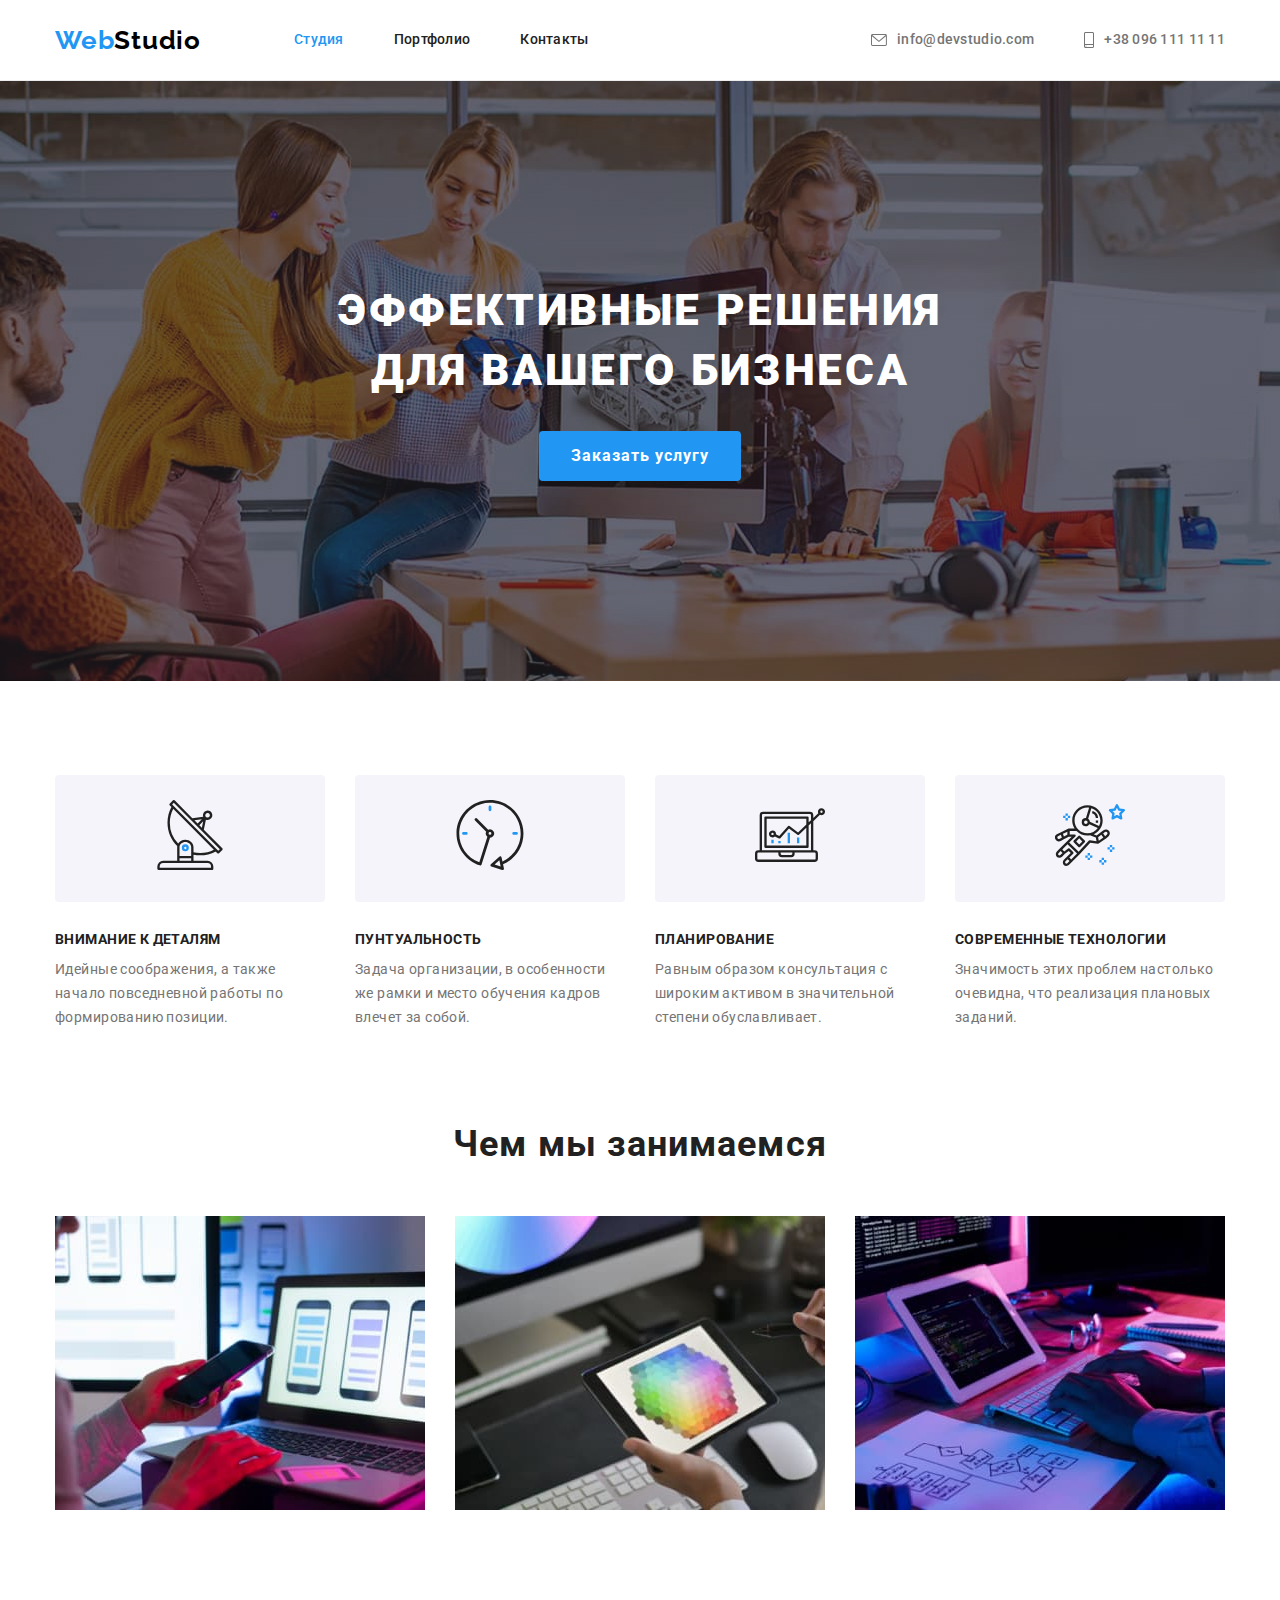
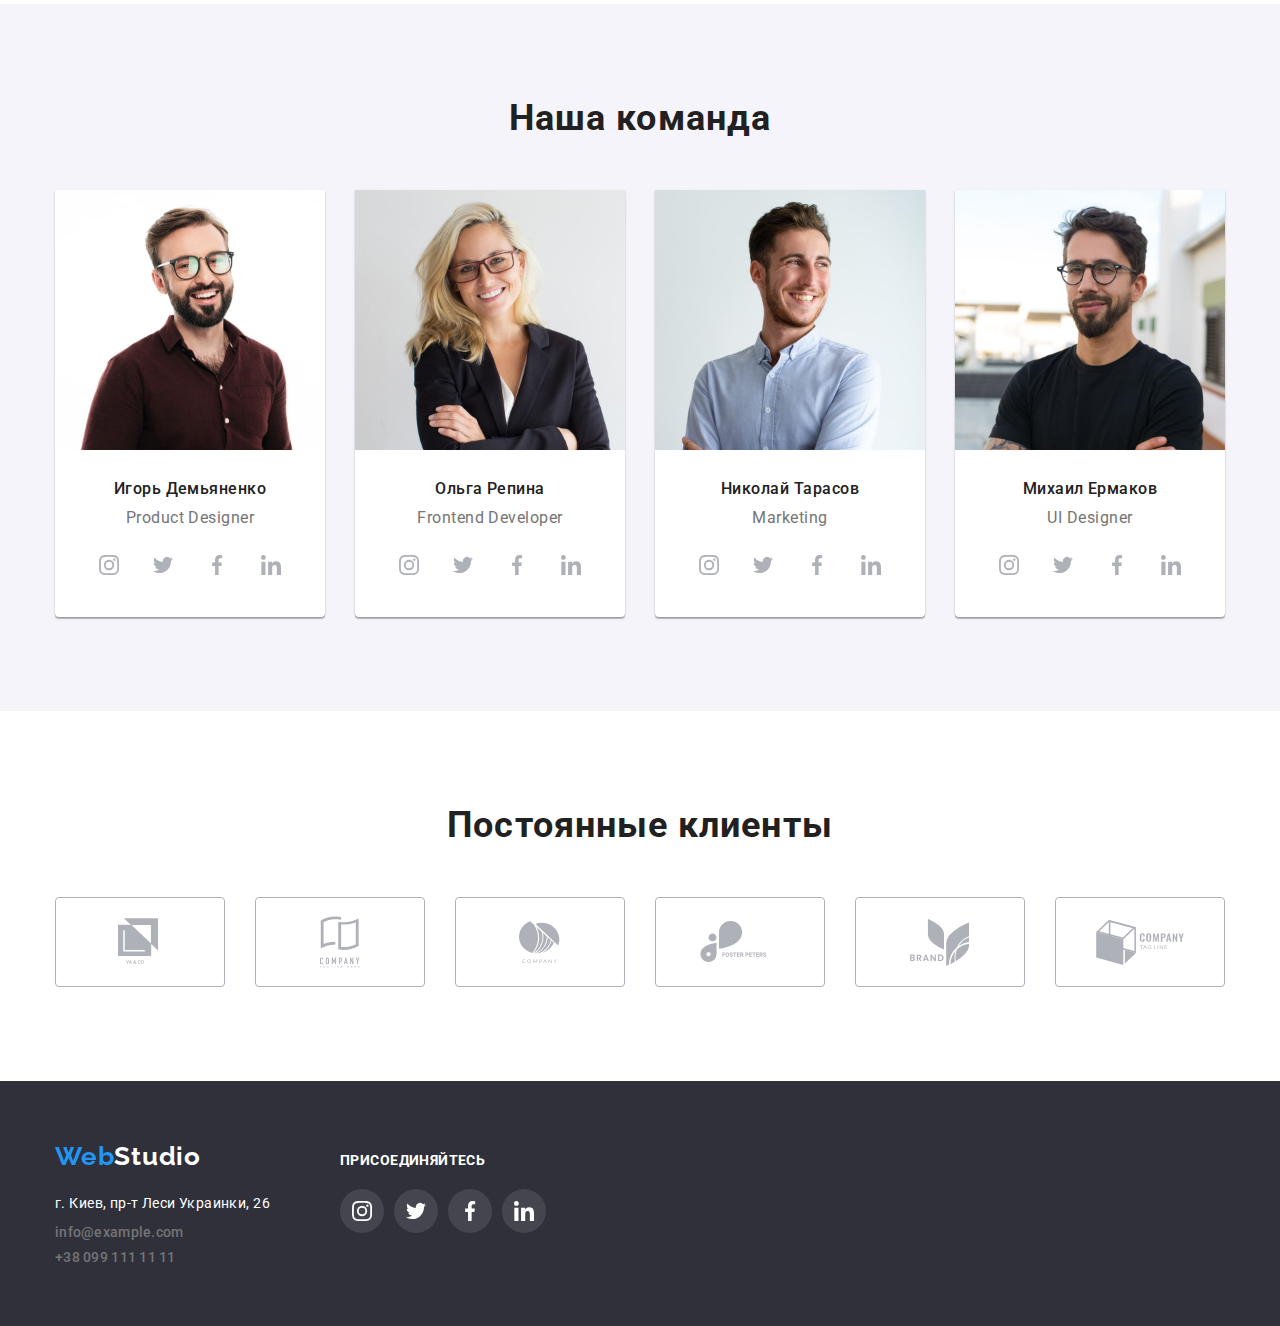
<file: index.html>
<!DOCTYPE html>
<html lang="ru">
<head>
    <meta charset="UTF-8">
    <meta name="viewport" content="width=device-width, initial-scale=1.0">
    <title>WebStudio</title>
    <link rel="preconnect" href="https://fonts.gstatic.com">
    <link rel="stylesheet" href="https://cdnjs.cloudflare.com/ajax/libs/modern-normalize/1.0.0/modern-normalize.min.css">
    <link rel="stylesheet" href="./css/normalize.css">
    <link href="https://fonts.googleapis.com/css2?family=Raleway:wght@700&family=Roboto:wght@400;500;700;900&display=swap" rel="stylesheet">
    <link rel="stylesheet" href="./css/style.css">
</head>
<body>
    <header>
        <div class="attic container">
            <nav class="main-nav">
                <div class="logo">
                    <a href="./index.html" class="logo">
                        <span class="logo-left">Web</span><span class="logo-right-up">Studio</span>
                    </a>
                </div>
                <ul class="site-nav list">
                    <li class="item">
                        <a href="./index.html" class="link current">Студия</a>
                    </li>
                    <li class="item">
                        <a href="./portfolio.html" class="link">Портфолио</a>
                    </li>
                    <li class="item">
                        <a href="#" class="link">Контакты</a>
                    </li>
                </ul>
            </nav>
            <address class="contacts">
                <a href="mailto:info@devstudio.com" class="link">
                    <svg class="icon" width="16" height="12">
                        <use href="./images/sprite.svg#envelope"></use>
                    </svg>
                    info@devstudio.com
                </a>
                <a href="tel:+380961111111" class="link">
                    <svg class="icon" width="10" height="16">
                        <use href="./images/sprite.svg#smartphone"></use>
                    </svg>
                    +38 096 111 11 11</a>
            </address>
        </div>
    </header>
    <main>
        <section class="hero">
            <div class="hero-content ">
                <h1 class="hero-title">Эффективные решения<br> для вашего бизнеса</h1>
                <a href="#" class="button">Заказать услугу</a>
            </div>
        </section>
        <section class="preferences">
            <h2 class="visually-hidden">Преимущества</h2>
            <div class="container">
                <ul class="preferences-list list">
                    <li class="list-item">
                        <div class="preferences-icon">
                            <svg class="icon" width="70" height="70">
                                <use href="./images/sprite.svg#antenna"></use>
                            </svg>
                        </div>
                        <h3 class="preferences-title">внимание к деталям</h3>
                        <p>Идейные соображения, а также начало повседневной работы по формированию позиции.</p>
                    </li>
                    <li class="list-item">
                        <div class="preferences-icon">
                            <svg class="icon" width="70" height="70">
                                <use href="./images/sprite.svg#clock"></use>
                            </svg>
                        </div>
                        <h3 class="preferences-title">пунтуальность</h3>
                        <p>Задача организации, в особенности же рамки и место обучения кадров влечет за собой.</p>
                    </li>
                    <li class="list-item">
                        <div class="preferences-icon">
                            <svg class="icon" width="70" height="70">
                                <use href="./images/sprite.svg#diagram"></use>
                            </svg>
                        </div>
                        <h3 class="preferences-title">планирование</h3>
                        <p>Равным образом консультация с широким активом в значительной степени обуславливает.</p>
                    </li>
                    <li class="list-item">
                        <div class="preferences-icon">
                            <svg class="icon" width="70" height="70">
                                <use href="./images/sprite.svg#astronaut"></use>
                            </svg>
                        </div>
                        <h3 class="preferences-title">современные технологии</h3>
                        <p>Значимость этих проблем настолько очевидна, что реализация плановых заданий.</p>
                    </li>
                </ul>
            </div>
        </section>
        <section class="presentation">
            <div class="container">
                <h2 class="title-h2">Чем мы занимаемся</h2>
                <ul class="examples list">
                    <li class="examples-item"><img class="card-img" src="./images/Адапптируем.jpg" width="370" alt="Адаптируем"></li>
                    <li class="examples-item"><img class="card-img" src="./images/Дизайн.jpg" width="370" alt="Дизайн"></li>
                    <li class="examples-item"><img class="card-img" src="./images/Программируем.jpg" width="370" alt="Программируем"></li>
                </ul>
            </div>
        </section>
        <section class="team">
            <h2 class="title-h2">Наша команда</h2>
            <div class="container">
                <ul class="team-list list">
                    <li class="member">
                        <img class="card-img" src="./images/Игорь.jpg" width="270" alt="Игорь Демьяненко">
                        <div class="member-info">
                            <h3>Игорь Демьяненко</h3>
                            <p class="profession">Product Designer</p>
                        </div>
                        <ul class="socials list">
                            <li class="socials-item">
                                <a class="socials-link" href="#">
                                    <svg class="icon" width="20" height="20">
                                        <use href="./images/sprite.svg#instagram"></use>
                                    </svg>
                                </a>
                            </li>
                            <li class="socials-item">
                                <a class="socials-link" href="#">
                                    <svg class="icon" width="20" height="20">
                                        <use href="./images/sprite.svg#twitter"></use>
                                    </svg>
                                </a>
                            </li>
                            <li class="socials-item">
                                <a class="socials-link" href="#">
                                    <svg class="icon" width="20" height="20">
                                        <use href="./images/sprite.svg#facebook"></use>
                                    </svg>
                                </a>
                            </li>
                            <li class="socials-item">
                                <a class="socials-link" href="#">
                                    <svg class="icon" width="20" height="20">
                                        <use href="./images/sprite.svg#linkedin"></use>
                                    </svg>
                                </a>
                            </li>
                        </ul>
                    </li>
                    <li class="member">
                        <img class="card-img" src="./images/Ольга.jpg" width="270" alt="Ольга Репина">
                        <div class="member-info">
                            <h3>Ольга Репина</h3>
                            <p class="profession">Frontend Developer</p>
                        </div>
                        <ul class="socials list">
                            <li class="socials-item">
                                <a class="socials-link" href="#">
                                    <svg class="icon" width="20" height="20">
                                        <use href="./images/sprite.svg#instagram"></use>
                                    </svg>
                                </a>
                            </li>
                            <li class="socials-item">
                                <a class="socials-link" href="#">
                                    <svg class="icon" width="20" height="20">
                                        <use href="./images/sprite.svg#twitter"></use>
                                    </svg>
                                </a>
                            </li>
                            <li class="socials-item">
                                <a class="socials-link" href="#">
                                    <svg class="icon" width="20" height="20">
                                        <use href="./images/sprite.svg#facebook"></use>
                                    </svg>
                                </a>
                            </li>
                            <li class="socials-item">
                                <a class="socials-link" href="#">
                                    <svg class="icon" width="20" height="20">
                                        <use href="./images/sprite.svg#linkedin"></use>
                                    </svg>
                                </a>
                            </li>
                        </ul>
                    </li>
                    <li class="member">
                        <img class="card-img" src="./images/Николай.jpg" width="270" alt="Николай Тарасов">
                        <div class="member-info">
                            <h3>Николай Тарасов</h3>
                            <p class="profession">Marketing</p>
                        </div>
                        <ul class="socials list">
                            <li class="socials-item">
                                <a class="socials-link" href="#">
                                    <svg class="icon" width="20" height="20">
                                        <use href="./images/sprite.svg#instagram"></use>
                                    </svg>
                                </a>
                            </li>
                            <li class="socials-item">
                                <a class="socials-link" href="#">
                                    <svg class="icon" width="20" height="20">
                                        <use href="./images/sprite.svg#twitter"></use>
                                    </svg>
                                </a>
                            </li>
                            <li class="socials-item">
                                <a class="socials-link" href="#">
                                    <svg class="icon" width="20" height="20">
                                        <use href="./images/sprite.svg#facebook"></use>
                                    </svg>
                                </a>
                            </li>
                            <li class="socials-item">
                                <a class="socials-link" href="#">
                                    <svg class="icon" width="20" height="20">
                                        <use href="./images/sprite.svg#linkedin"></use>
                                    </svg>
                                </a>
                            </li>
                        </ul>
                    </li>
                    <li class="member">
                        <img class="card-img" src="./images/Михаил.jpg" width="270" alt="Михаил Ермаков">
                        <div class="member-info">
                            <h3>Михаил Ермаков</h3>
                            <p class="profession">UI Designer</p>
                        </div>
                        <ul class="socials list">
                            <li class="socials-item">
                                <a class="socials-link" href="#">
                                    <svg class="icon" width="20" height="20">
                                        <use href="./images/sprite.svg#instagram"></use>
                                    </svg>
                                </a>
                            </li>
                            <li class="socials-item">
                                <a class="socials-link" href="#">
                                    <svg class="icon" width="20" height="20">
                                        <use href="./images/sprite.svg#twitter"></use>
                                    </svg>
                                </a>
                            </li>
                            <li class="socials-item">
                                <a class="socials-link" href="#">
                                    <svg class="icon" width="20" height="20">
                                        <use href="./images/sprite.svg#facebook"></use>
                                    </svg>
                                </a>
                            </li>
                            <li class="socials-item">
                                <a class="socials-link" href="#">
                                    <svg class="icon" width="20" height="20">
                                        <use href="./images/sprite.svg#linkedin"></use>
                                    </svg>
                                </a>
                            </li>
                        </ul>
                    </li>
                </ul>
            </div>
        </section>
        <section class="regular-clients">
            <div class="container">
                <h2 class="title-h2">Постоянные клиенты</h2>
                <ul class="clients list">
                    <li class="client">
                        <a href="#" class="client-link">
                            <svg class="icon" width="44.27" height="49.23">
                                <use href="./images/sprite.svg#logo-1"></use>
                            </svg>
                        </a>
                    </li>
                    <li class="client">
                        <a href="#" class="client-link">
                            <svg class="icon" width="40" height="52">
                                <use href="./images/sprite.svg#logo-2"></use>
                            </svg>
                        </a>
                    </li>
                    <li class="client">
                        <a href="#" class="client-link">
                            <svg class="icon" width="41" height="42.6">
                                <use href="./images/sprite.svg#logo-3"></use>
                            </svg>
                        </a>
                    </li>
                    <li class="client">
                        <a href="#" class="client-link">
                            <svg class="icon" width="79.66" height="42.02">
                                <use href="./images/sprite.svg#logo-4"></use>
                            </svg>
                        </a>
                    </li>
                    <li class="client">
                        <a href="#" class="client-link">
                            <svg class="icon" width="59" height="47">
                                <use href="./images/sprite.svg#logo-5"></use>
                            </svg>
                        </a>
                    </li>
                    <li class="client">
                        <a href="#" class="client-link">
                            <svg class="icon" width="88.48" height="45.44">
                                <use href="./images/sprite.svg#logo-6"></use>
                            </svg>
                        </a>
                    </li>
                </ul>
            </div>
        </section>
    </main>
    <footer class="basement">
        <div class="bottom container">
            <div class="company-info">
                <a href="./index.html" class="logo">
                    <span class="logo-left">Web</span><span class="logo-right-down">Studio</span>
                </a>
                <address class="contacts-bottom">
                    <a href="#" class="address">г. Киев, пр-т Леси Украинки, 26</a>
                    <a href="mailto:info@example.com" class="link">info@example.com</a>
                    <a href="tel:+380991111111" class="link">+38 099 111 11 11</a>
                </address>
            </div>
            <div class="join">
                <h3 class="join-title">присоединяйтесь</h3>
                <ul class="socials list">
                    <li class="socials-item">
                        <a class="socials-link" href="#">
                            <svg class="icon" width="20" height="20">
                                <use href="./images/sprite.svg#instagram"></use>
                            </svg>
                        </a>
                    </li>
                    <li class="socials-item">
                        <a class="socials-link" href="#">
                            <svg class="icon" width="20" height="20">
                                <use href="./images/sprite.svg#twitter"></use>
                            </svg>
                        </a>
                    </li>
                    <li class="socials-item">
                        <a class="socials-link" href="#">
                            <svg class="icon" width="20" height="20">
                                <use href="./images/sprite.svg#facebook"></use>
                            </svg>
                        </a>
                    </li>
                    <li class="socials-item">
                        <a class="socials-link" href="#">
                            <svg class="icon" width="20" height="20">
                                <use href="./images/sprite.svg#linkedin"></use>
                            </svg>
                        </a>
                    </li>
                </ul>
            </div>
        </div>
    </footer>
</body>
</html>
</file>
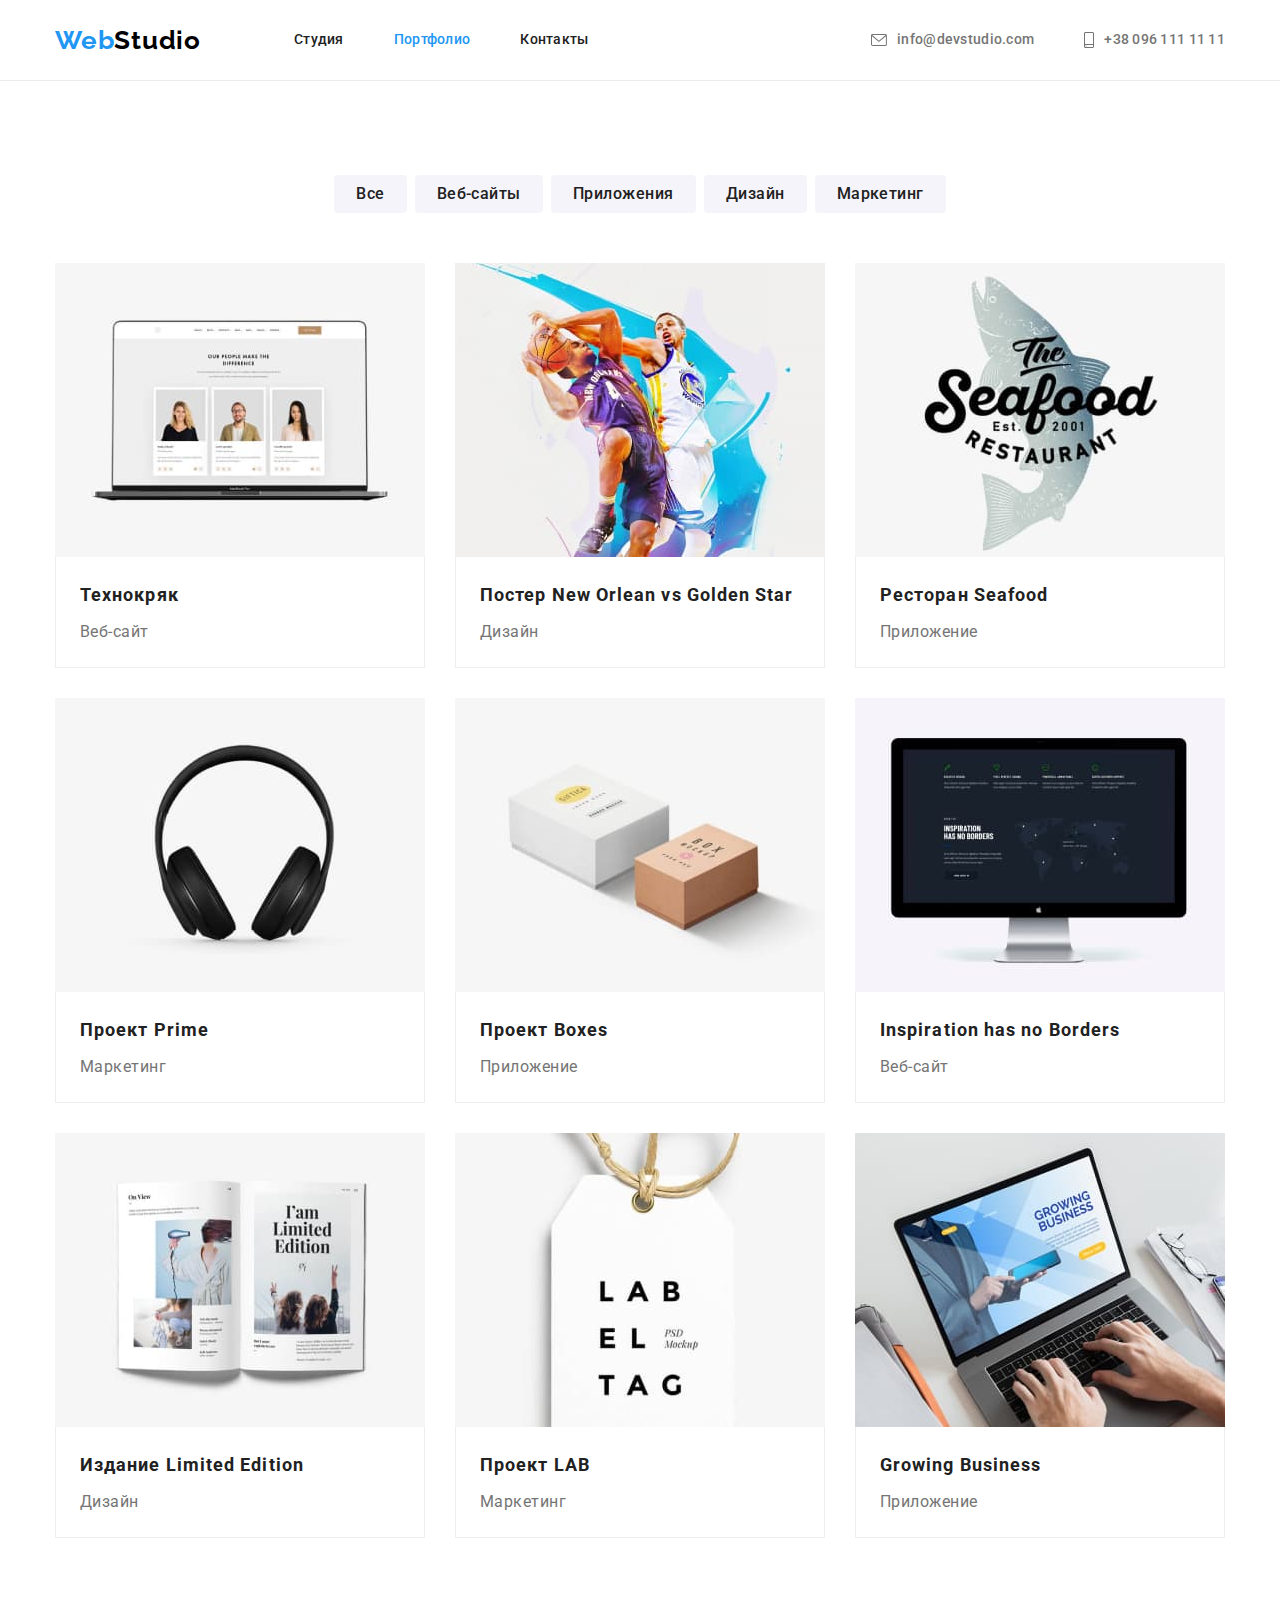
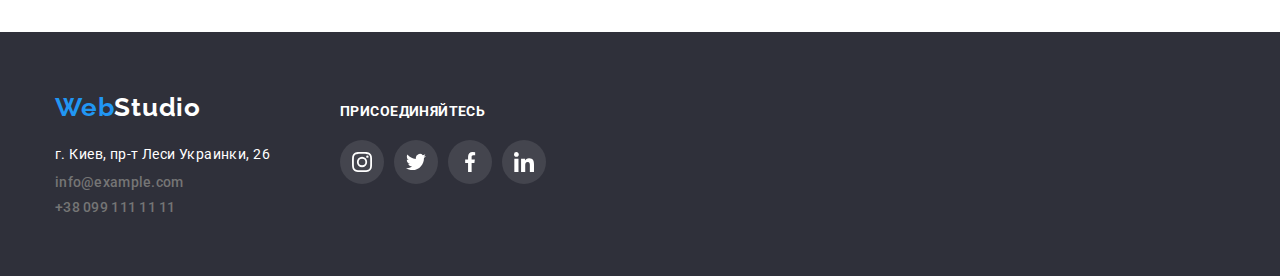
<file: portfolio.html>
<!DOCTYPE html>
<html lang="ru">
<head>
    <meta charset="UTF-8">
    <meta name="viewport" content="width=device-width, initial-scale=1.0">
    <title>WebStudio</title>
    <link rel="preconnect" href="https://fonts.gstatic.com">
    <link rel="stylesheet" href="https://cdnjs.cloudflare.com/ajax/libs/modern-normalize/1.0.0/modern-normalize.min.css">
    <link rel="stylesheet" href="./css/normalize.css">
    <link href="https://fonts.googleapis.com/css2?family=Raleway:wght@700&family=Roboto:wght@400;500;700;900&display=swap" rel="stylesheet">
    <link rel="stylesheet" href="./css/style.css">
</head>
<body>
    <header>
        <div class="attic container">
            <nav class="main-nav">
                <div class="logo">
                    <a href="./index.html" class="logo">
                        <span class="logo-left">Web</span><span class="logo-right-up">Studio</span>
                    </a>
                </div>
                <ul class="site-nav list">
                    <li class="item">
                        <a href="./index.html" class="link">Студия</a>
                    </li>
                    <li class="item">
                        <a href="./portfolio.html" class="link current">Портфолио</a>
                    </li>
                    <li class="item">
                        <a href="#" class="link">Контакты</a>
                    </li>
                </ul>
            </nav>
            <address class="contacts">
                <a href="mailto:info@devstudio.com" class="link">
                    <svg class="icon" width="16" height="12">
                        <use href="./images/sprite.svg#envelope"></use>
                    </svg>
                    info@devstudio.com</a>
                <a href="tel:+380961111111" class="link">
                    <svg class="icon" width="10" height="16">
                        <use href="./images/sprite.svg#smartphone"></use>
                    </svg>
                    +38 096 111 11 11</a>
            </address>
        </div>
    </header>
    <main>
        <section class="portfolio">
            <div class="container">
                <ul class="filter list">
                    <li class="filter-item">
                        <button class="condition">Все</button>
                    </li>
                    <li class="filter-item">
                        <button class="condition">Веб-сайты</button>
                    </li>
                    <li class="filter-item">
                        <button class="condition">Приложения</button>
                    </li>
                    <li class="filter-item">
                        <button class="condition">Дизайн</button>
                    </li>
                    <li class="filter-item">
                        <button class="condition">Маркетинг</button>
                    </li>
                </ul>
                <ul class="projects list">
                    <li class="projects-item">
                        <a href="#">
                            <img class="card-img" src="./images/Portfolio/Технокряк.jpg" width="370" alt="Веб-сайт">
                            <div class="project-info">
                                <h3 class="project-name">Технокряк</h3>
                                <p class="project-type">Веб-сайт</p>
                            </div>
                        </a>
                    </li>
                    <li class="projects-item">
                        <a href="#">
                            <img class="card-img" src="./images/Portfolio/Постер-New-Orlean-vs-Golden-Star.jpg" width="370" alt="Дизайн">
                            <div class="project-info">
                                <h3 class="project-name">Постер New Orlean vs Golden Star</h3>
                                <p class="project-type">Дизайн</p>
                            </div>
                        </a>
                    </li>
                    <li class="projects-item">
                        <a href="#">
                            <img class="card-img" src="./images/Portfolio/Ресторан-Seafood.jpg" width="370" alt="Приложение">
                            <div class="project-info">
                                <h3 class="project-name">Ресторан Seafood</h3>
                                <p class="project-type">Приложение</p>
                            </div>
                        </a>
                    </li>
                    <li class="projects-item">
                        <a href="#">
                            <img class="card-img" src="./images/Portfolio/Проект-Prime.jpg" width="370" alt="Маркетинг">
                            <div class="project-info">
                                <h3 class="project-name">Проект Prime</h3>
                                <p class="project-type">Маркетинг</p>
                            </div>
                        </a>
                    </li>
                    <li class="projects-item">
                        <a href="#">
                            <img class="card-img" src="./images/Portfolio/Проект-Boxes.jpg" width="370" alt="Приложение">
                            <div class="project-info">
                                <h3 class="project-name">Проект Boxes</h3>
                                <p class="project-type">Приложение</p>
                            </div></a>
                    </li>
                    <li class="projects-item">
                        <a href="#">
                            <img class="card-img" src="./images/Portfolio/Inspiration-has-no-borders.jpg" width="370" alt="Веб-сайт">
                            <div class="project-info">
                                <h3 class="project-name">Inspiration has no Borders</h3>
                                <p class="project-type">Веб-сайт</p>
                            </div>
                        </a>
                    </li>
                    <li class="projects-item">
                        <a href="#">
                            <img class="card-img" src="./images/Portfolio/Издание-Limited-edition.jpg" width="370" alt="Дизайн">
                            <div class="project-info">
                                <h3 class="project-name">Издание Limited Edition</h3>
                                <p class="project-type">Дизайн</p>
                            </div>
                        </a>
                    </li>
                    <li class="projects-item">
                        <a href="#">
                            <img class="card-img" src="./images/Portfolio/Проект-LAB.jpg" width="370" alt="Маркетинг">
                            <div class="project-info">
                                <h3 class="project-name">Проект LAB</h3>
                                <p class="project-type">Маркетинг</p>
                            </div>
                        </a>
                    </li>
                    <li class="projects-item">
                        <a href="#">
                            <img class="card-img" src="./images/Portfolio/Growing-business.jpg" width="370" alt="Приложение">
                            <div class="project-info">
                                <h3 class="project-name">Growing Business</h3>
                                <p class="project-type">Приложение</p>
                            </div>
                        </a>
                    </li>
                </ul>
            </div>
        </section>
    </main>
    <footer class="basement">
        <div class="bottom container">
            <div class="company-info">
                <a href="./index.html" class="logo">
                    <span class="logo-left">Web</span><span class="logo-right-down">Studio</span>
                </a>
                <address class="contacts-bottom">
                    <a href="#" class="address">г. Киев, пр-т Леси Украинки, 26</a>
                    <a href="mailto:info@example.com" class="link">info@example.com</a>
                    <a href="tel:+380991111111" class="link">+38 099 111 11 11</a>
                </address>
            </div>
            <div class="join">
                <h3 class="join-title">присоединяйтесь</h3>
                <ul class="socials list">
                    <li class="socials-item">
                        <a class="socials-link" href="#">
                            <svg class="icon" width="20" height="20">
                                <use href="./images/sprite.svg#instagram"></use>
                            </svg>
                        </a>
                    </li>
                    <li class="socials-item">
                        <a class="socials-link" href="#">
                            <svg class="icon" width="20" height="20">
                                <use href="./images/sprite.svg#twitter"></use>
                            </svg>
                        </a>
                    </li>
                    <li class="socials-item">
                        <a class="socials-link" href="#">
                            <svg class="icon" width="20" height="20">
                                <use href="./images/sprite.svg#facebook"></use>
                            </svg>
                        </a>
                    </li>
                    <li class="socials-item">
                        <a class="socials-link" href="#">
                            <svg class="icon" width="20" height="20">
                                <use href="./images/sprite.svg#linkedin"></use>
                            </svg>
                        </a>
                    </li>
                </ul>
            </div>
        </div>
    </footer>
</body>
</html>
</file>
<file: css/style.css>
*,
*::before,
*::after {
  box-sizing: border-box;
}

a {
  text-decoration: none;
}

address {
  font-style: normal;
}

p {
  margin: 0;
}

h3 {
  margin: 0;
}

.list {
  padding: 0;
  margin: 0;
  list-style: none;
}

.container {
  margin-left: auto;
  margin-right: auto;
  width: 1200px;
  padding-left: 15px;
  padding-right: 15px;
}

.card-img {
  display: block;
}

:root {
  --primary-bg-color: #ffffff;
  --secondary-bg-color: #2f303a;
  --another-bg-color: #f5f4fa;
  --primary-text-color: #757575;
  --secondary-text-color: #212121;
  --accent-text-color: #2196f3;
  --studio-text-color: #000000;
  --border-color-header: #ececec;
  --border-color-projects: #eeeeee;
  --background-color: #c4c4c4;
  --icon-color: #afb1b8;
}

body {
  background-color: var(--primary-bg-color);
  color: var(--primary-text-color);

  font-family: "Roboto", sans-serif;
  margin: 0;
  font-size: 14px;
  line-height: 1.71;
  letter-spacing: 0.03em;
}

/* Logo */

.logo {
  font-family: "Raleway", sans-serif;
  font-weight: 700;
  font-size: 26px;
  line-height: 1.19;
  letter-spacing: 0.03em;
}

.logo-left {
  color: var(--accent-text-color);
}

.logo-right-up {
  color: var(--studio-text-color);
}

.logo-right-down {
  color: var(--primary-bg-color);
}

/* Site nav */

header {
  border-bottom: 1px solid var(--border-color-header);
}

.attic {
  display: flex;
  align-items: center;
}

.site-nav {
  display: flex;
  align-items: center;
  margin-left: 93px;
}

.main-nav {
  display: flex;
  align-items: center;
}

.site-nav .link {
  color: var(--secondary-text-color);
  font-weight: 500;
  font-size: 14px;
  line-height: 1.14;
  letter-spacing: 0.02em;

  display: block;
  padding-top: 32px;
  padding-bottom: 32px;
}

.site-nav .item + .item {
  margin-left: 50px;
}

.link:hover,
.link:focus {
  color: var(--accent-text-color);
}

.site-nav .link.current {
  color: var(--accent-text-color);
}

.contacts {
  display: flex;
  margin-left: auto;
}

.contacts .link {
  display: flex;
  align-items: center;
}

.contacts .icon {
  margin-right: 10px;
}

.contacts .link,
.contacts-bottom .link {
  color: var(--primary-text-color);
  font-weight: 500;
  font-size: 14px;
  line-height: 1.14;
  letter-spacing: 0.02em;
}

.contacts .link:nth-child(2n) {
  margin-left: 50px;
}

.contacts .link:hover,
.contacts .link:focus,
.contacts-bottom .link:hover,
.contacts-bottom .link:focus {
  color: var(--accent-text-color);
}

.icon {
  fill: currentColor;
}

/* Hero */

.hero {
  background-color: var(--background-color);
  background-image: linear-gradient(
      to right,
      rgba(47, 48, 58, 0.4),
      rgba(47, 48, 58, 0.4)
    ),
    url(../images/hero.jpg);
  background-repeat: no-repeat;
  background-size: cover;
  background-position: center;
  max-width: 1600px;
  margin-left: auto;
  margin-right: auto;
}

.hero-title {
  margin-top: 0;
  margin-bottom: 30px;

  color: var(--primary-bg-color);
  font-weight: 900;
  font-size: 44px;
  line-height: 1.36;

  letter-spacing: 0.06em;
  text-transform: uppercase;
}

.hero-content {
  text-align: center;
  padding-top: 200px;
  padding-bottom: 200px;
}

.button {
  background-color: var(--accent-text-color);
  color: var(--primary-bg-color);
  display: inline-block;
  text-align: center;
  padding: 10px 32px;
  border-radius: 4px;

  font-weight: 700;
  font-size: 16px;
  line-height: 1.87;
  letter-spacing: 0.06em;
}

/* Preferences */

.visually-hidden {
  position: absolute;
  width: 1px;
  height: 1px;
  margin: -1px;
  border: 0;
  padding: 0;
  clip: rect(0 0 0 0);
  overflow: hidden;
}

.preferences-list {
  display: flex;
}

.preferences-title {
  margin-top: 0;
  margin-bottom: 10px;
  color: var(--secondary-text-color);
  font-weight: 700;
  font-size: 14px;
  line-height: 1.14;
  letter-spacing: 0.03em;
  text-transform: uppercase;
}

.preferences {
  padding-top: 94px;
  padding-bottom: 94px;
}

.list-item {
  margin-top: 0;
  width: 270px;
}

.list-item + .list-item {
  margin-left: 30px;
}

.preferences-icon {
  background-color: var(--another-bg-color);
  border-radius: 4px;
  padding: 25px 100px;
  margin-bottom: 30px;
}

/* Presentation */

.presentation .title-h2,
.team .title-h2,
.regular-clients .title-h2 {
  color: var(--secondary-text-color);
  font-weight: 700;
  font-size: 36px;
  line-height: 1.16;
  text-align: center;
  letter-spacing: 0.03em;
  margin-top: 0;
  margin-bottom: 50px;
}

.examples {
  display: flex;
}

.examples-item {
  width: calc(100% - 60px / 3);
}

.examples-item + .examples-item {
  margin-left: 30px;
}

.presentation {
  padding-bottom: 94px;
}

/* Team */

.team {
  background-color: var(--another-bg-color);
  padding-top: 94px;
  padding-bottom: 94px;
}

.team-list {
  display: flex;
}

.member-info {
  padding-top: 30px;
  margin-bottom: 16px;
}

.member {
  text-align: center;
  background-color: var(--primary-bg-color);
  box-shadow: 0px 1px 3px rgba(0, 0, 0, 0.12), 0px 1px 1px rgba(0, 0, 0, 0.14),
    0px 2px 1px rgba(0, 0, 0, 0.2);
  border-radius: 0px 0px 4px 4px;
}

.member + .member {
  margin-left: 30px;
}

.member h3 {
  color: var(--secondary-text-color);
  font-weight: 500;
  font-size: 16px;
  line-height: 1.18;
  letter-spacing: 0.03em;
  margin-bottom: 10px;
}

.profession {
  font-weight: 400;
  font-size: 16px;
  line-height: 1.18;
  letter-spacing: 0.03em;
}

.socials {
  padding-left: 32px;
  padding-right: 32px;
  padding-bottom: 30px;
  display: flex;
}

.socials-item + .socials-item {
  margin-left: 10px;
}

.socials-link {
  display: flex;
  justify-content: center;
  align-items: center;
  width: 44px;
  height: 44px;
  border-radius: 50%;
  color: var(--icon-color);
  background-color: rgba(255, 255, 255, 0.1);
}

.socials-link:hover,
.socials-link:focus {
  background-color: var(--accent-text-color);
  color: var(--primary-bg-color);
}

/* Cliens */

.regular-clients {
  padding-top: 94px;
  padding-bottom: 94px;
}

.clients {
  display: flex;
}

.client {
  width: calc((100% - 150px) / 6);
}

.client-link {
  display: flex;
  justify-content: center;
  align-items: center;
  border: 1px solid #afb1b8;
  border-radius: 4px;
  width: 170px;
  height: 90px;
  color: var(--icon-color);
}

.client-link:hover,
.client-link:focus {
  color: var(--accent-text-color);
  border-color: var(--accent-text-color);
}

.client + .client {
  margin-left: 30px;
}

/* Footer */

.basement {
  background-color: var(--secondary-bg-color);
  padding-top: 60px;
  padding-bottom: 60px;
}

.address {
  color: var(--primary-bg-color);
  font-weight: 400;
  font-size: 14px;
  line-height: 1.71;
  letter-spacing: 0.03em;
}

.address:hover,
.address:focus {
  color: var(--accent-text-color);
}

.contacts-bottom {
  display: flex;
  flex-direction: column;
}

.contacts-bottom .link {
  margin-top: 9px;
}

.basement .logo {
  display: block;
  margin-bottom: 20px;
}

.bottom {
  display: flex;
  align-items: baseline;
}

.join {
  margin-left: 70px;
}

.join-title {
  margin-bottom: 20px;
  color: var(--primary-bg-color);
  font-weight: 700;
  font-size: 14px;
  line-height: 1.14;
  letter-spacing: 0.03em;
  text-transform: uppercase;
}

.join .socials {
  padding: 0;
}

.join .socials-link {
  color: var(--primary-bg-color);
}

/* Portfolio */

.portfolio {
  padding-top: 94px;
  padding-bottom: 94px;
}

/* Filter */

.condition {
  background-color: var(--another-bg-color);
  border-style: none;
  border-radius: 4px;
  font-family: "Roboto", sans-serif;
  color: var(--secondary-text-color);
  font-weight: 500;
  font-size: 16px;
  line-height: 1.62;
  letter-spacing: 0.03em;
  padding: 6px 22px;
}

.condition:hover,
.condition:focus {
  background-color: var(--accent-text-color);
  color: var(--primary-bg-color);
}

.filter {
  display: flex;
  justify-content: center;
  margin-bottom: 50px;
}

.filter-item + .filter-item {
  margin-left: 8px;
}

/* Projects */

.project-info {
  padding: 20px 24px;
  border-right: 1px solid var(--border-color-projects);
  border-bottom: 1px solid var(--border-color-projects);
  border-left: 1px solid var(--border-color-projects);
}

.project-name {
  color: var(--secondary-text-color);
  font-weight: 700;
  font-size: 18px;
  line-height: 2;
  letter-spacing: 0.06em;
  margin-bottom: 4px;
}

.project-type {
  color: var(--primary-text-color);
  font-weight: 400;
  font-size: 16px;
  line-height: 1.87;
  letter-spacing: 0.03em;
}

.projects {
  display: flex;
  flex-wrap: wrap;
}

.projects-item:not(:nth-child(3n)) {
  margin-right: 30px;
}

.projects-item:not(:nth-last-child(-n + 3)) {
  margin-bottom: 30px;
}

.projects-item a {
  display: block;
}

.projects-item:hover {
  box-shadow: 0px 1px 1px rgba(0, 0, 0, 0.12), 0px 4px 4px rgba(0, 0, 0, 0.06),
    1px 4px 6px rgba(0, 0, 0, 0.16);
}
</file>
